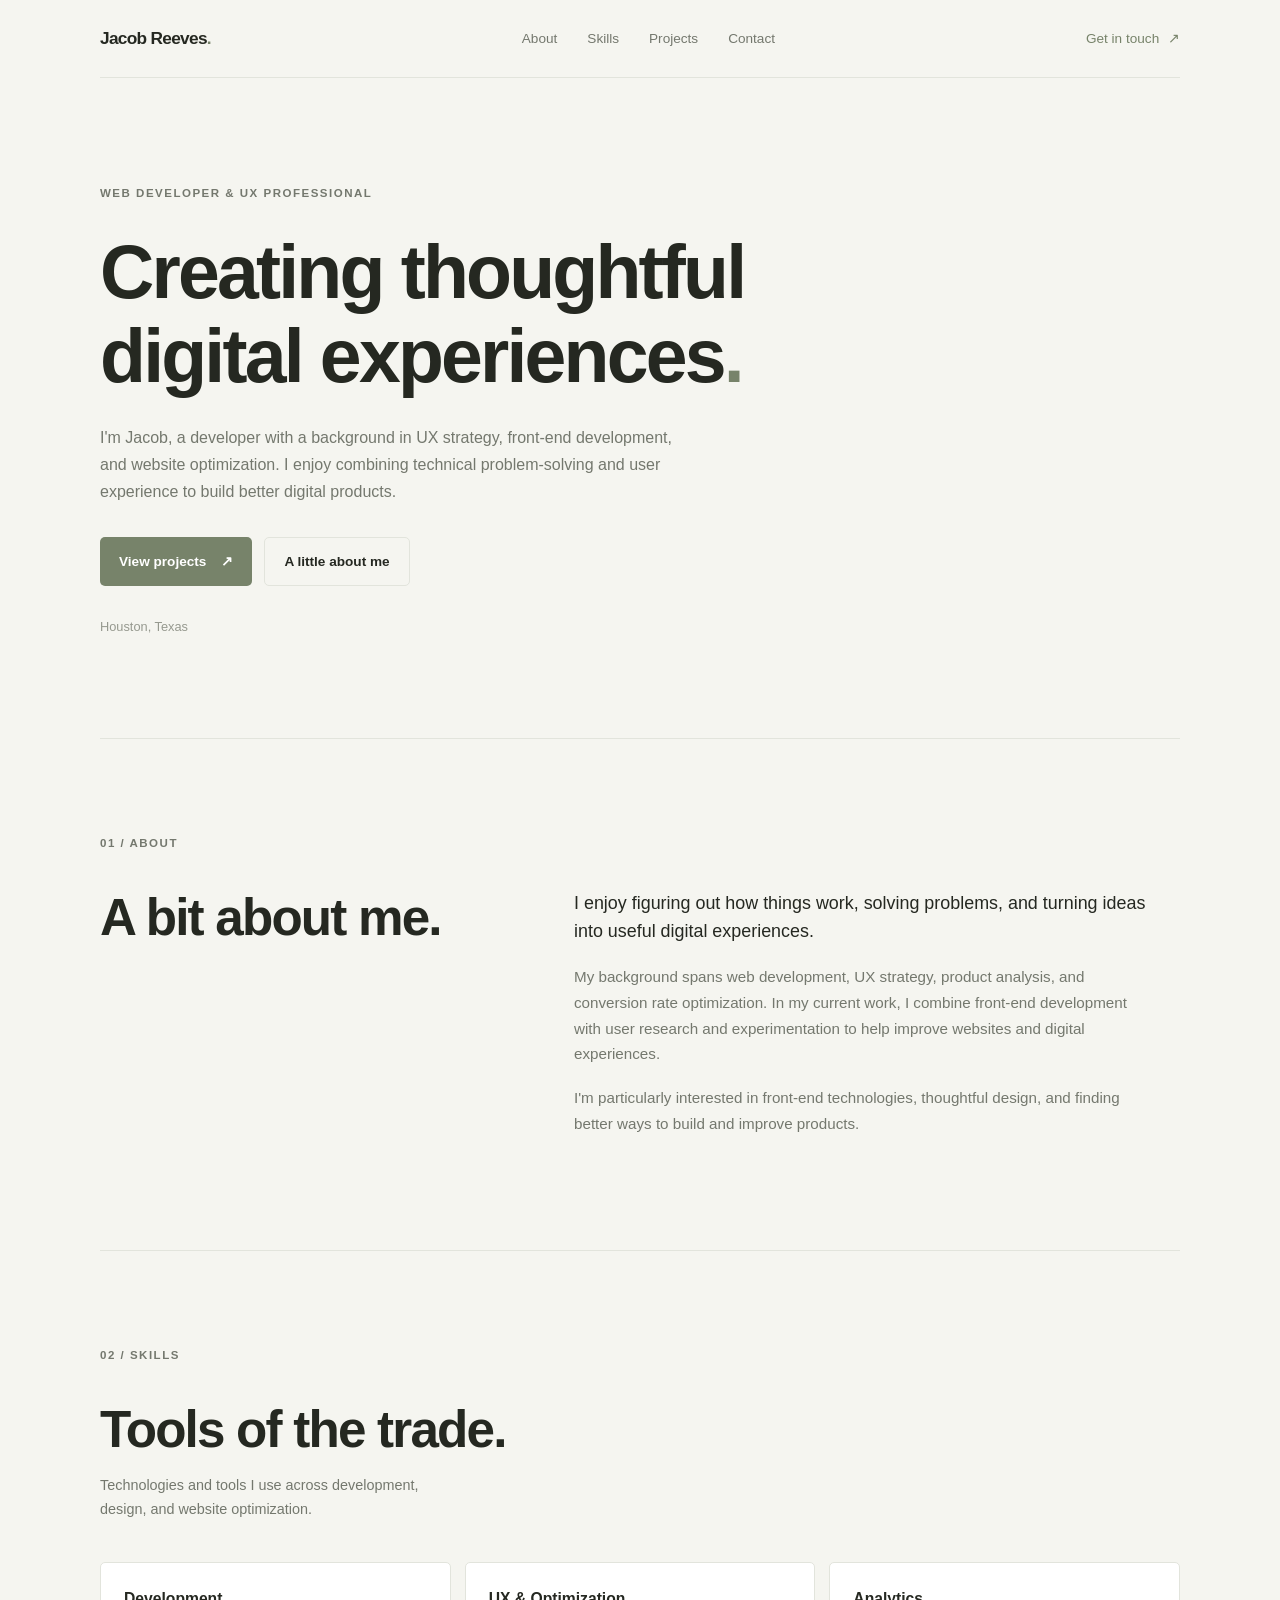
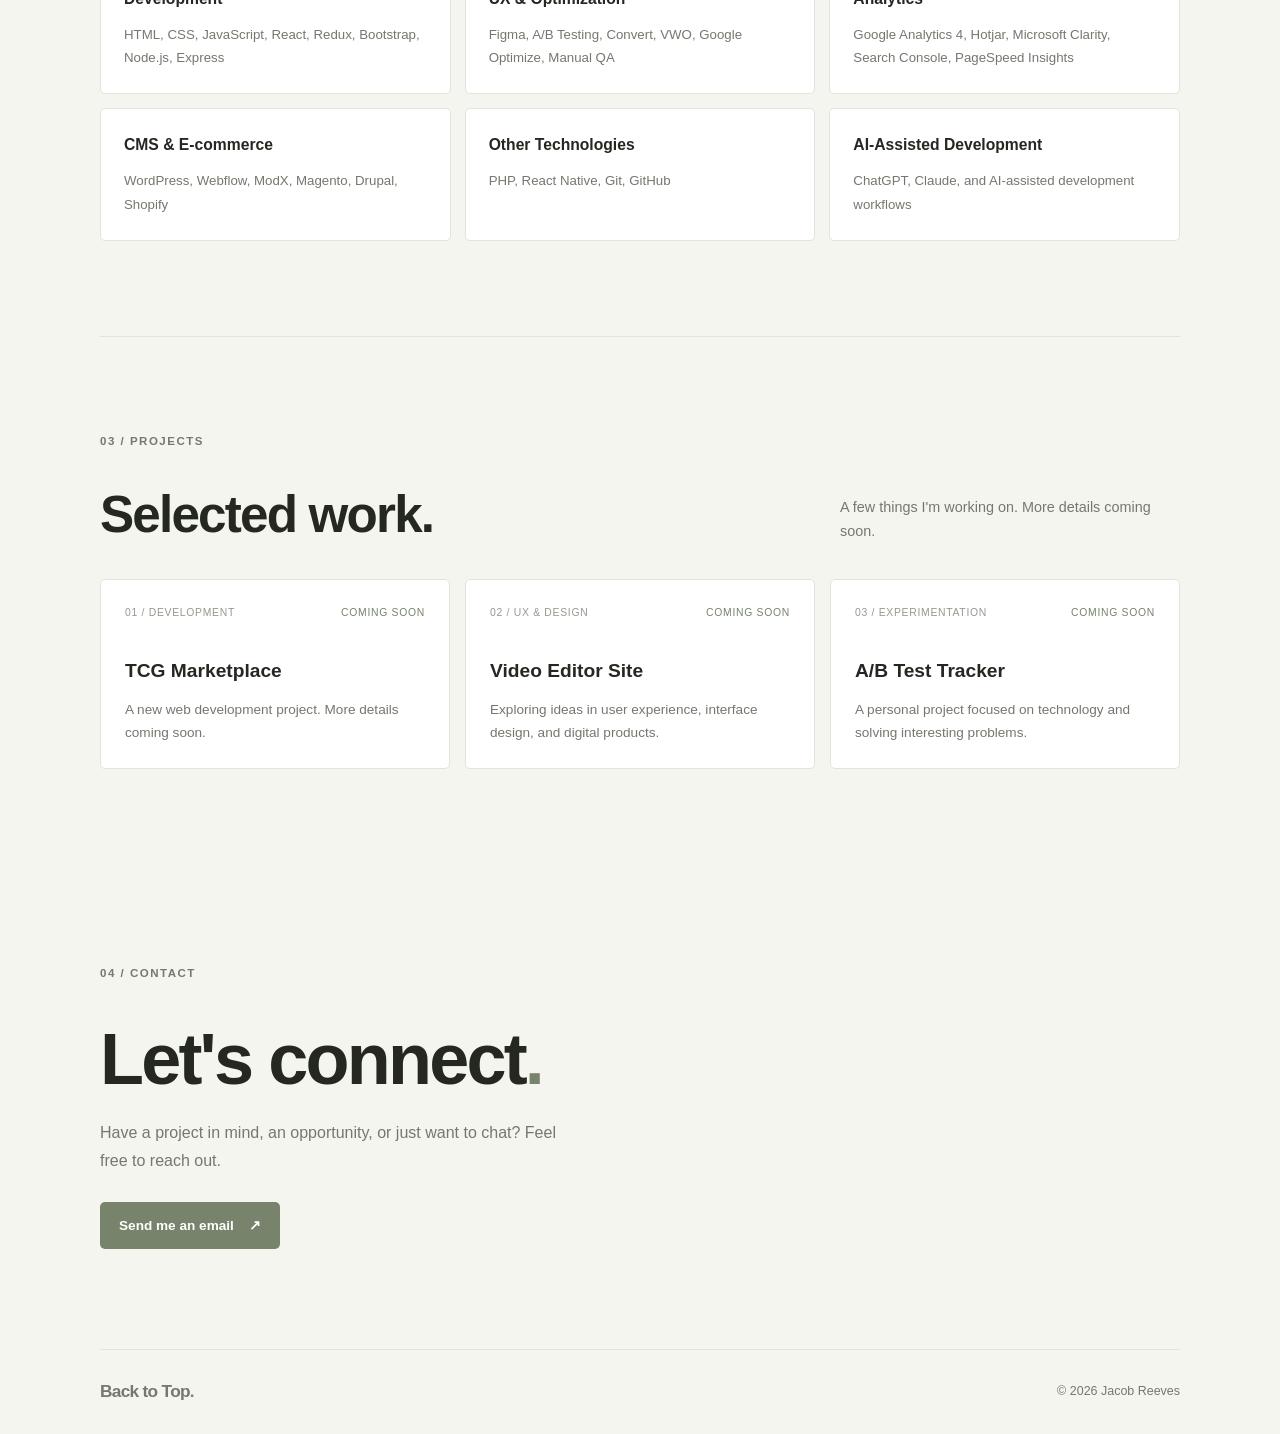
<file: index.html>
<!DOCTYPE html>
<html lang="en">
<head>
  <meta charset="UTF-8" />
  <meta name="viewport" content="width=device-width, initial-scale=1.0" />
  <meta name="theme-color" content="#f5f5f0" />
  <meta name="description" content="Jacob Reeves — Web Developer focused on front-end development, UX, and digital experiences." />

  <title>Jacob Reeves | Web Developer</title>
  <link rel="stylesheet" href="style.css" />
</head>

<body>

  <header class="navbar">
    <a href="#home" class="logo">Jacob Reeves<span>.</span></a>

    <nav class="nav-links" id="navLinks">
      <a href="#about">About</a>
      <a href="#skills">Skills</a>
      <a href="#projects">Projects</a>
      <a href="#contact">Contact</a>
    </nav>

    <a href="mailto:reevesja01@gmail.com" class="nav-contact">
      Get in touch <span>↗</span>
    </a>

    <button
      class="menu-toggle"
      id="menuToggle"
      aria-label="Toggle navigation"
      aria-expanded="false"
    >
      <span></span>
      <span></span>
    </button>
  </header>


  <main>

    <!-- Hero -->
    <section class="hero section" id="home">

      <div class="hero-content">
        <span class="eyebrow">WEB DEVELOPER & UX PROFESSIONAL</span>

        <h1>
          Creating thoughtful<br />
          digital experiences<span>.</span>
        </h1>

        <p class="hero-description">
          I'm Jacob, a developer with a background in UX strategy,
          front-end development, and website optimization.
          I enjoy combining technical problem-solving and user
          experience to build better digital products.
        </p>

        <div class="hero-actions">
          <a href="#projects" class="button button-primary">
            View projects <span>↗</span>
          </a>

          <a href="#about" class="button button-secondary">
            A little about me
          </a>
        </div>

        <div class="hero-location">Houston, Texas</div>
      </div>

    </section>


    <!-- About -->
    <section class="section content-section" id="about">

      <div class="section-label">01 / ABOUT</div>

      <div class="about-layout">

        <div class="section-title">
          <h2>A bit about me.</h2>
        </div>

        <div class="about-content">
          <p class="about-lead">
            I enjoy figuring out how things work, solving problems,
            and turning ideas into useful digital experiences.
          </p>

          <p>
            My background spans web development, UX strategy,
            product analysis, and conversion rate optimization.
            In my current work, I combine front-end development
            with user research and experimentation to help
            improve websites and digital experiences.
          </p>

          <p>
            I'm particularly interested in front-end technologies,
            thoughtful design, and finding better ways to build
            and improve products.
          </p>
        </div>

      </div>

    </section>


    <!-- Skills -->
    <section class="section content-section" id="skills">

      <div class="section-label">02 / SKILLS</div>

      <div class="section-title">
        <h2>Tools of the trade.</h2>
        <p class="section-description">
          Technologies and tools I use across development,
          design, and website optimization.
        </p>
      </div>

      <div class="skills-grid">

        <article class="skill-card">
          <h3>Development</h3>
          <p>
            HTML, CSS, JavaScript, React, Redux,
            Bootstrap, Node.js, Express
          </p>
        </article>

        <article class="skill-card">
          <h3>UX & Optimization</h3>
          <p>
            Figma, A/B Testing, Convert, VWO,
            Google Optimize, Manual QA
          </p>
        </article>

        <article class="skill-card">
          <h3>Analytics</h3>
          <p>
            Google Analytics 4, Hotjar, Microsoft Clarity,
            Search Console, PageSpeed Insights
          </p>
        </article>

        <article class="skill-card">
          <h3>CMS & E-commerce</h3>
          <p>
            WordPress, Webflow, ModX, Magento,
            Drupal, Shopify
          </p>
        </article>

        <article class="skill-card">
          <h3>Other Technologies</h3>
          <p>
            PHP, React Native, Git, GitHub
          </p>
        </article>

        <article class="skill-card">
          <h3>AI-Assisted Development</h3>
          <p>
            ChatGPT, Claude, and AI-assisted
            development workflows
          </p>
        </article>

      </div>

    </section>


    <!-- Projects -->
    <section class="section content-section" id="projects">

      <div class="section-label">03 / PROJECTS</div>

      <div class="projects-heading">

        <div class="section-title">
          <h2>Selected work.</h2>
        </div>

        <p class="section-description">
          A few things I'm working on. More details coming soon.
        </p>

      </div>

      <div class="project-grid">

        <article class="project-card">
          <div class="project-meta">
            <span>01 / DEVELOPMENT</span>
            <span class="coming-soon">COMING SOON</span>
          </div>

          <h3>TCG Marketplace</h3>

          <p>
            A new web development project.
            More details coming soon.
          </p>
        </article>

        <article class="project-card">
          <div class="project-meta">
            <span>02 / UX & DESIGN</span>
            <span class="coming-soon">COMING SOON</span>
          </div>

          <h3>Video Editor Site</h3>

          <p>
            Exploring ideas in user experience,
            interface design, and digital products.
          </p>
        </article>

        <article class="project-card">
          <div class="project-meta">
            <span>03 / EXPERIMENTATION</span>
            <span class="coming-soon">COMING SOON</span>
          </div>

          <h3>A/B Test Tracker</h3>

          <p>
            A personal project focused on technology
            and solving interesting problems.
          </p>
        </article>

      </div>

    </section>


    <!-- Contact -->
    <section class="section contact-section" id="contact">

      <div class="section-label">04 / CONTACT</div>

      <h2>
        Let's connect<span>.</span>
      </h2>

      <p>
        Have a project in mind, an opportunity,
        or just want to chat? Feel free to reach out.
      </p>

      <a
        href="mailto:reevesja01@gmail.com"
        class="button button-primary"
      >
        Send me an email <span>↗</span>
      </a>

    

    </section>

  </main>


  <footer class="footer">
    <a href="#home" class="logo">Back to Top<span>.</span></a>

    <p>© <span id="year"></span> Jacob Reeves</p>
  </footer>


  <script src="script.js"></script>

</body>
</html>
</file>
<file: style.css>
:root {
  --bg: #f5f5f0;
  --surface: #ffffff;
  --surface-alt: #eeefe9;

  --text: #252821;
  --muted: #74786e;
  --subtle: #96998f;

  --accent: #77836a;
  --accent-hover: #647257;

  --border: #e2e4dc;

  --font: -apple-system, BlinkMacSystemFont, "Segoe UI",
          Roboto, Helvetica, Arial, sans-serif;
}

/* Reset */

* {
  margin: 0;
  padding: 0;
  box-sizing: border-box;
}

html {
  scroll-behavior: smooth;
  scroll-padding-top: 90px;
}

body {
  background: var(--bg);
  color: var(--text);
  font-family: var(--font);
  line-height: 1.7;
  overflow-x: hidden;
}

a {
  color: inherit;
  text-decoration: none;
}

button {
  font: inherit;
}

.section {
  width: min(1080px, calc(100% - 48px));
  margin: auto;
}


/* Navigation */

.navbar {
  width: min(1080px, calc(100% - 48px));
  height: 78px;
  margin: auto;

  display: flex;
  justify-content: space-between;
  align-items: center;

  border-bottom: 1px solid var(--border);
}

.logo {
  font-size: 1.08rem;
  font-weight: 650;
  letter-spacing: -0.7px;
}

.logo span {
  color: var(--accent);
}

.nav-links {
  display: flex;
  gap: 30px;
}

.nav-links a,
.nav-contact {
  color: var(--muted);
  font-size: 0.85rem;
}

.nav-links a:hover,
.nav-contact:hover {
  color: var(--text);
}

.nav-contact {
  color: var(--accent);
}

.nav-contact span {
  margin-left: 5px;
}

.menu-toggle {
  display: none;
  background: none;
  border: 0;
  cursor: pointer;
}

.menu-toggle span {
  display: block;
  width: 22px;
  height: 2px;
  margin: 5px;
  background: var(--text);
}


/* Hero */

.hero {
  min-height: 580px;
  display: flex;
  align-items: center;
  padding-top: 100px;
  padding-bottom: 100px;
}

.hero-content {
  max-width: 750px;
}

.eyebrow,
.section-label {
  color: var(--muted);
  font-size: 0.72rem;
  font-weight: 600;
  letter-spacing: 1.5px;
}

.hero h1,
.section-title h2,
.contact-section h2 {
  font-size: clamp(2.8rem, 6vw, 4.7rem);
  line-height: 1.12;
  letter-spacing: -2.8px;
  font-weight: 650;
}

.hero h1 {
  margin-top: 25px;
}

.hero h1 span,
.contact-section h2 span {
  color: var(--accent);
}

.hero-description {
  max-width: 580px;
  margin-top: 25px;
  color: var(--muted);
  font-size: 1rem;
}

.hero-actions {
  display: flex;
  flex-wrap: wrap;
  gap: 12px;
  margin-top: 32px;
}

.button {
  display: inline-flex;
  align-items: center;
  gap: 15px;
  padding: 12px 19px;
  border-radius: 5px;
  font-size: 0.85rem;
  font-weight: 600;
}

.button-primary {
  background: var(--accent);
  color: #ffffff;
}

.button-primary:hover {
  background: var(--accent-hover);
}

.button-secondary {
  border: 1px solid var(--border);
  color: var(--text);
  background: transparent;
}

.button-secondary:hover {
  background: var(--surface-alt);
}

.hero-location {
  color: var(--subtle);
  font-size: 0.8rem;
  margin-top: 30px;
}


/* Content sections */

.content-section {
  padding-top: 95px;
  padding-bottom: 95px;
  border-top: 1px solid var(--border);
}

.section-label {
  margin-bottom: 35px;
}

.section-title h2 {
  font-size: clamp(2.3rem, 4vw, 3.2rem);
  letter-spacing: -1.8px;
}

.section-description {
  max-width: 340px;
  color: var(--muted);
  font-size: 0.9rem;
  margin-top: 15px;
}


/* About */

.about-layout {
  display: grid;
  grid-template-columns: 0.8fr 1.2fr;
  gap: 70px;
}

.about-content {
  max-width: 580px;
}

.about-content p {
  color: var(--muted);
  font-size: 0.95rem;
  margin-bottom: 18px;
}

.about-content .about-lead {
  color: var(--text);
  font-size: 1.12rem;
  line-height: 1.6;
}


/* Skills */

.skills-grid {
  display: grid;
  grid-template-columns: repeat(3, 1fr);
  gap: 14px;
  margin-top: 40px;
}

.skill-card {
  padding: 23px;
  background: var(--surface);
  border: 1px solid var(--border);
  border-radius: 5px;
}

.skill-card h3 {
  font-size: 0.98rem;
  font-weight: 600;
  margin-bottom: 10px;
}

.skill-card p {
  color: var(--muted);
  font-size: 0.83rem;
  line-height: 1.8;
}


/* Projects */

.projects-heading {
  display: flex;
  justify-content: space-between;
  align-items: end;
  gap: 30px;
  margin-bottom: 35px;
}

.projects-heading .section-description {
  margin-top: 0;
}

.project-grid {
  display: grid;
  grid-template-columns: repeat(3, 1fr);
  gap: 15px;
}

.project-card {
  padding: 24px;
  background: var(--surface);
  border: 1px solid var(--border);
  border-radius: 5px;
}

.project-meta {
  display: flex;
  flex-wrap: wrap;
  justify-content: space-between;
  gap: 10px;

  color: var(--subtle);
  font-size: 0.65rem;
  letter-spacing: 0.7px;
}

.coming-soon {
  color: var(--accent);
}

.project-card h3 {
  font-size: 1.2rem;
  font-weight: 600;
  margin-top: 34px;
}

.project-card p {
  color: var(--muted);
  font-size: 0.85rem;
  margin-top: 10px;
}


/* Contact */

.contact-section {
  padding-top: 100px;
  padding-bottom: 100px;
}

.contact-section h2 {
  margin-top: 20px;
  font-size: clamp(2.8rem, 6vw, 4.5rem);
}

.contact-section > p {
  max-width: 460px;
  color: var(--muted);
  margin: 20px 0 28px;
}

.contact-details {
  display: flex;
  flex-wrap: wrap;
  gap: 28px;

  margin-top: 50px;
  padding-top: 23px;
  border-top: 1px solid var(--border);

  color: var(--muted);
  font-size: 0.82rem;
}

.contact-details a:hover {
  color: var(--accent);
}


/* Footer */

.footer {
  width: min(1080px, calc(100% - 48px));
  min-height: 85px;
  margin: auto;

  display: flex;
  justify-content: space-between;
  align-items: center;

  border-top: 1px solid var(--border);

  color: var(--muted);
  font-size: 0.78rem;
}


/* Accessibility */

a:focus-visible,
button:focus-visible {
  outline: 2px solid var(--accent);
  outline-offset: 4px;
}


/* Responsive */

@media (max-width: 850px) {
  .about-layout {
    grid-template-columns: 1fr;
    gap: 20px;
  }

  .skills-grid {
    grid-template-columns: repeat(2, 1fr);
  }

  .project-grid {
    grid-template-columns: repeat(2, 1fr);
  }
}

@media (max-width: 650px) {
  .navbar {
    height: 70px;
  }

  .nav-contact {
    display: none;
  }

  .menu-toggle {
    display: block;
    z-index: 5;
  }

  .nav-links {
    display: none;
    position: absolute;
    top: 70px;
    left: 0;
    right: 0;

    padding: 24px;
    flex-direction: column;
    gap: 18px;

    background: var(--surface);
    border-bottom: 1px solid var(--border);
    z-index: 4;
  }

  .nav-links.open {
    display: flex;
  }

  .hero {
    min-height: auto;
    padding-top: 100px;
    padding-bottom: 100px;
  }

  .hero h1 {
    font-size: clamp(2.7rem, 11vw, 3.8rem);
    letter-spacing: -2px;
  }

  .content-section {
    padding-top: 75px;
    padding-bottom: 75px;
  }

  .skills-grid,
  .project-grid {
    grid-template-columns: 1fr;
  }

  .projects-heading {
    flex-direction: column;
    align-items: flex-start;
  }

  .contact-section {
    padding-top: 80px;
    padding-bottom: 80px;
  }

  .contact-details {
    flex-direction: column;
    gap: 12px;
  }

  .footer {
    padding: 25px 0;
    flex-wrap: wrap;
    gap: 12px;
  }
}
</file>
